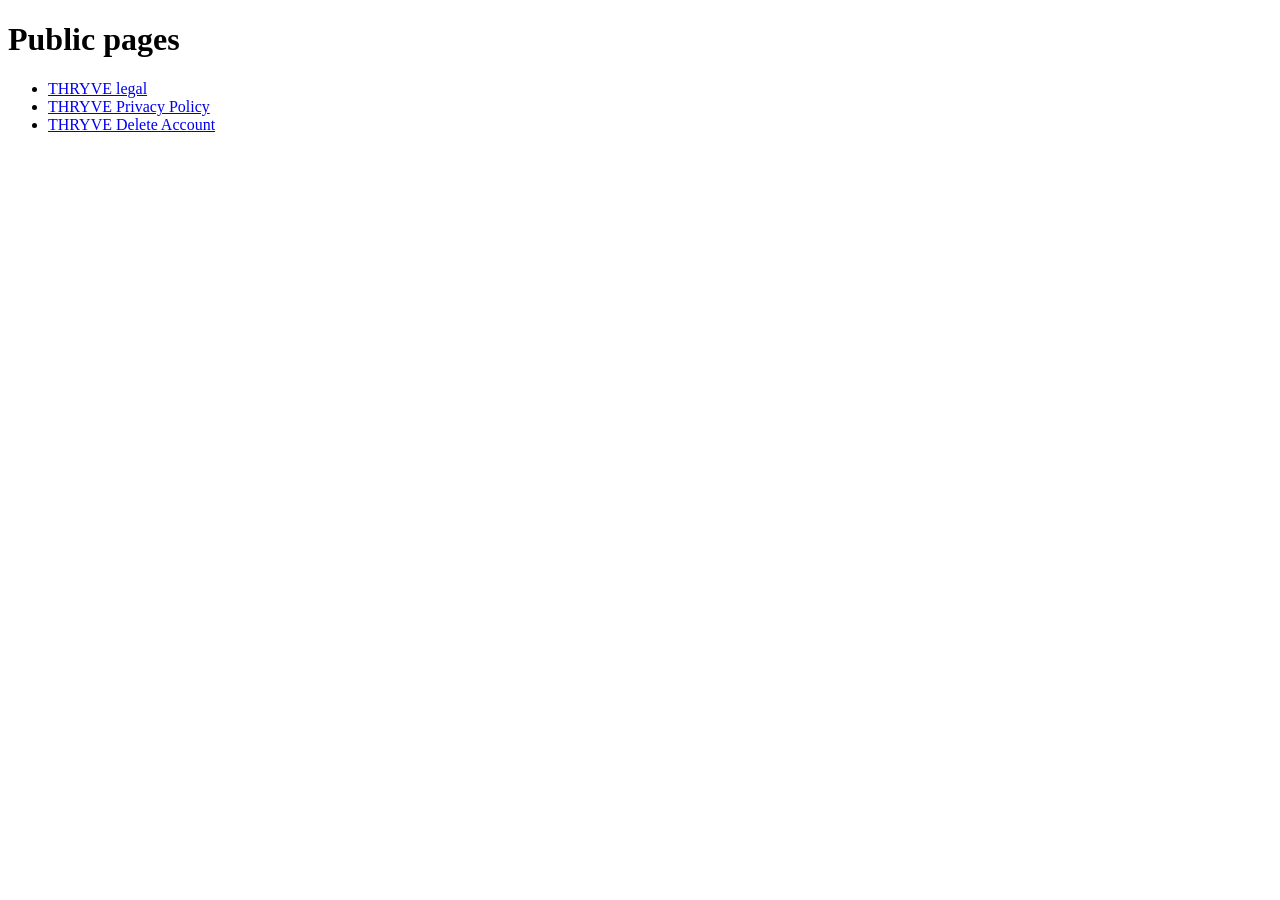
<file: index.html>
<!DOCTYPE html>
<html lang="en">
<head>
  <meta charset="utf-8">
  <meta name="viewport" content="width=device-width, initial-scale=1">
  <title>Diana-Kieru — Pages</title>
</head>
<body>
  <main>
    <h1>Public pages</h1>
    <ul>
      <li><a href="/THRYVE/">THRYVE legal</a></li>
      <li><a href="/THRYVE/privacy.html">THRYVE Privacy Policy</a></li>
      <li><a href="/THRYVE/delete-account.html">THRYVE Delete Account</a></li>
    </ul>
  </main>
</body>
</html>
</file>
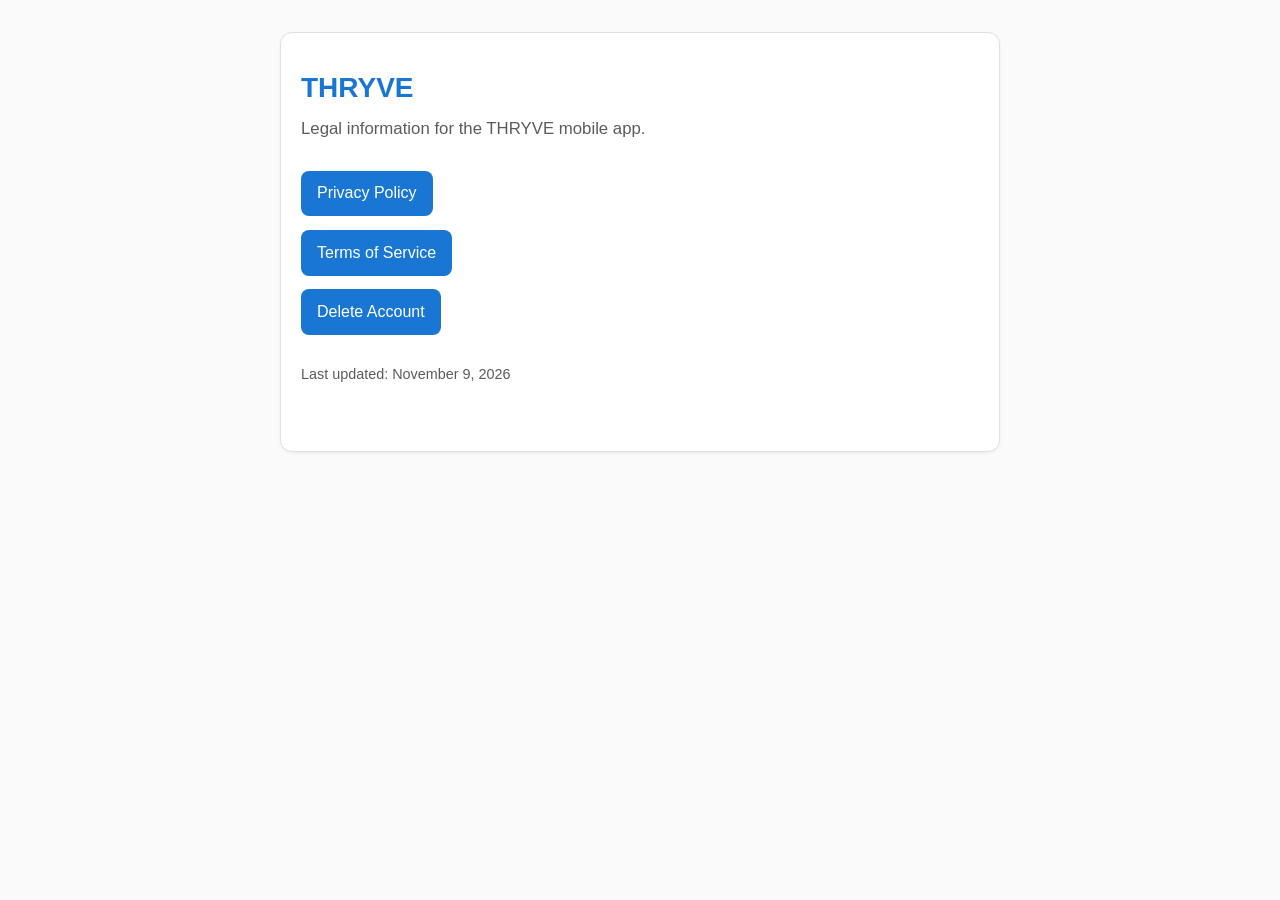
<file: THRYVE/index.html>
<!DOCTYPE html>
<html lang="en">
<head>
  <meta charset="utf-8">
  <meta name="viewport" content="width=device-width, initial-scale=1">
  <title>THRYVE — Legal</title>
  <link rel="stylesheet" href="legal.css">
</head>
<body>
  <main class="page">
    <h1>THRYVE</h1>
    <p class="lead">Legal information for the THRYVE mobile app.</p>
    <ul class="nav-links">
      <li><a href="privacy.html">Privacy Policy</a></li>
      <li><a href="terms.html">Terms of Service</a></li>
      <li><a href="delete-account.html">Delete Account</a></li>
    </ul>
    <p class="meta">Last updated: November 9, 2026</p>
  </main>
</body>
</html>
</file>
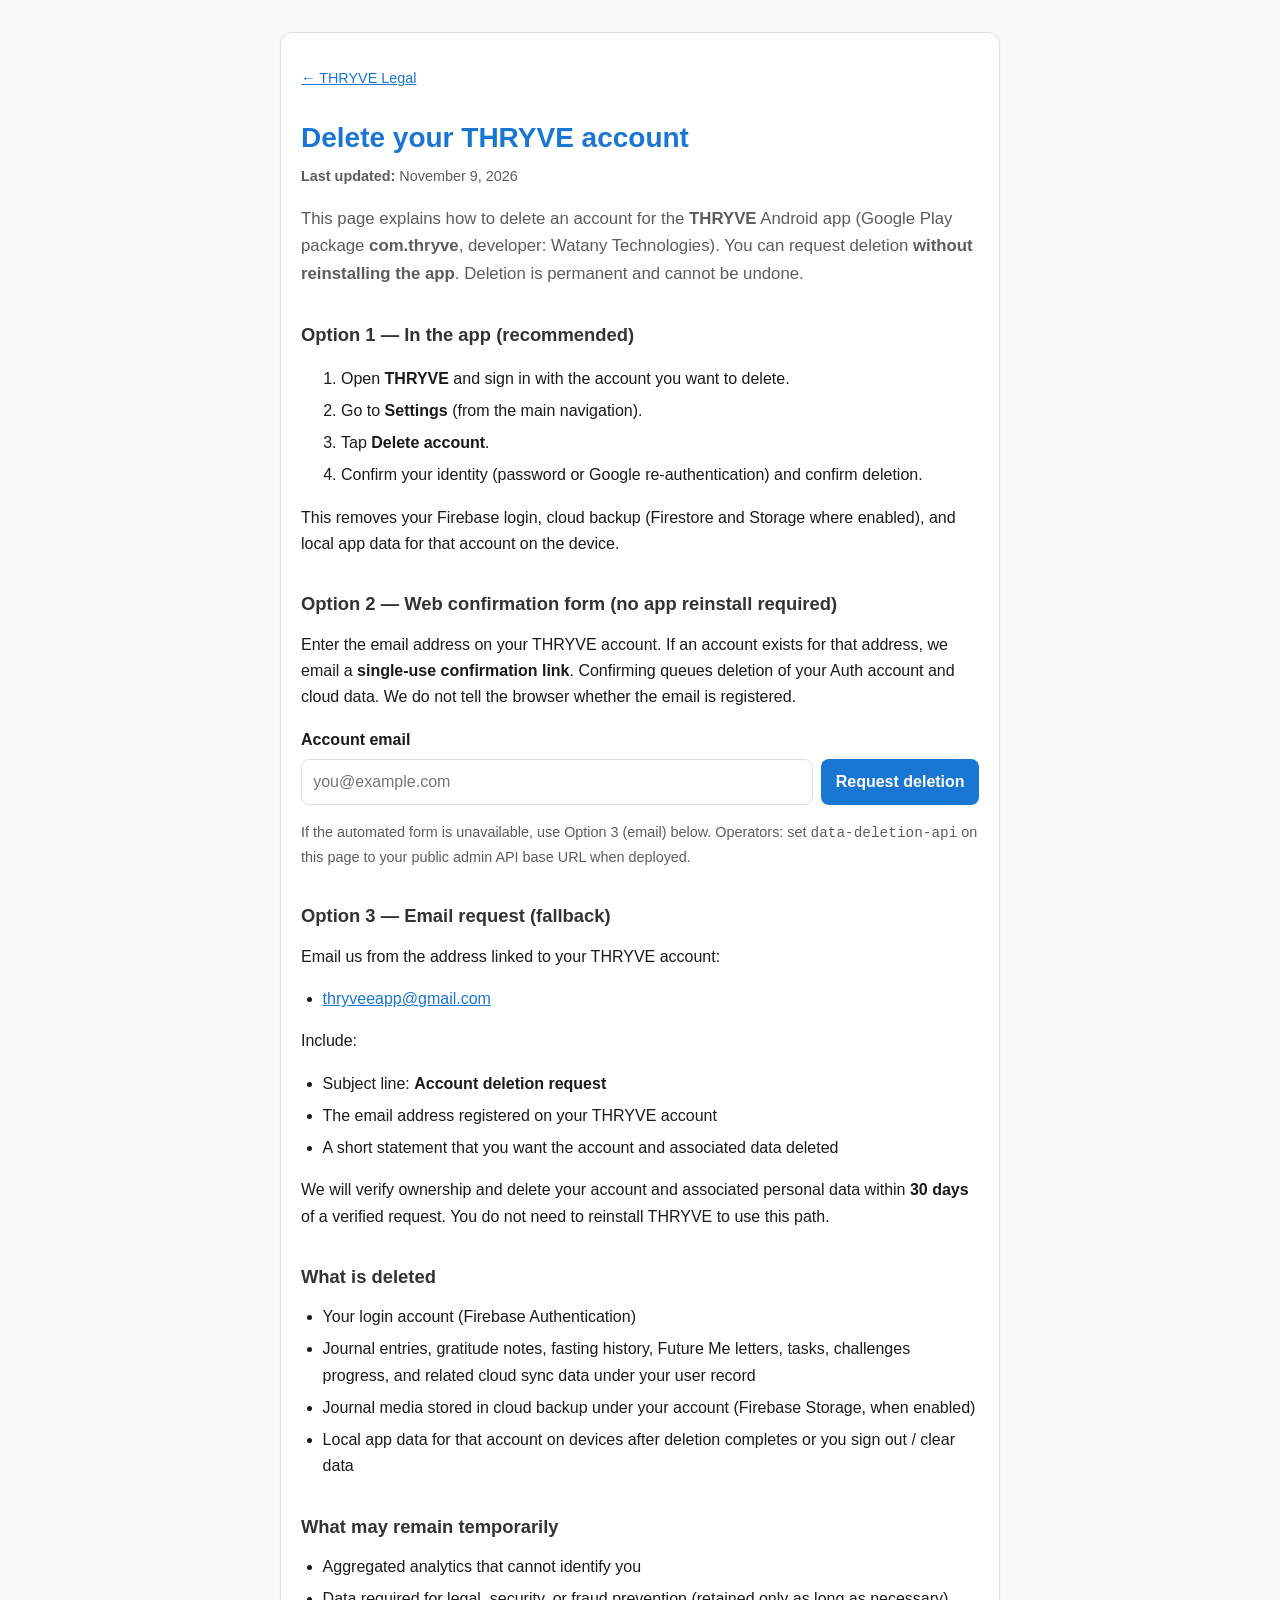
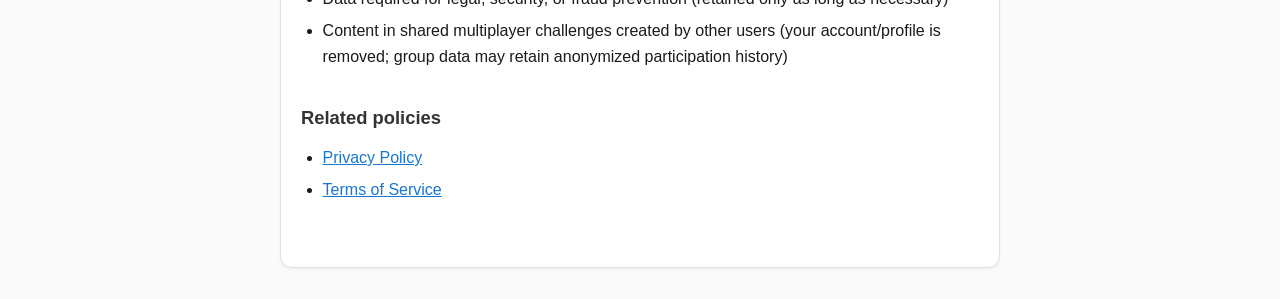
<file: THRYVE/delete-account.html>
<!DOCTYPE html>
<html lang="en">
<head>
  <meta charset="utf-8">
  <meta name="viewport" content="width=device-width, initial-scale=1">
  <title>THRYVE — Delete Account</title>
  <meta name="description" content="How to delete your THRYVE Android app account and associated data without reinstalling the app.">
  <link rel="stylesheet" href="legal.css">
</head>
<body data-deletion-api="https://thryve-admin-api.fly.dev">
  <main class="page">
    <a class="back" href="index.html">← THRYVE Legal</a>
    <h1>Delete your THRYVE account</h1>
    <p class="meta"><strong>Last updated:</strong> November 9, 2026</p>

    <p class="lead">
      This page explains how to delete an account for the <strong>THRYVE</strong> Android app
      (Google Play package <strong>com.thryve</strong>, developer: Watany Technologies).
      You can request deletion <strong>without reinstalling the app</strong>. Deletion is permanent
      and cannot be undone.
    </p>

    <h2>Option 1 — In the app (recommended)</h2>
    <ol>
      <li>Open <strong>THRYVE</strong> and sign in with the account you want to delete.</li>
      <li>Go to <strong>Settings</strong> (from the main navigation).</li>
      <li>Tap <strong>Delete account</strong>.</li>
      <li>Confirm your identity (password or Google re-authentication) and confirm deletion.</li>
    </ol>
    <p>
      This removes your Firebase login, cloud backup (Firestore and Storage where enabled),
      and local app data for that account on the device.
    </p>

    <h2>Option 2 — Web confirmation form (no app reinstall required)</h2>
    <p>
      Enter the email address on your THRYVE account. If an account exists for that address,
      we email a <strong>single-use confirmation link</strong>. Confirming queues deletion of your
      Auth account and cloud data. We do not tell the browser whether the email is registered.
    </p>
    <form id="deletion-form" class="deletion-form">
      <label for="deletion-email">Account email</label>
      <div class="deletion-row">
        <input id="deletion-email" name="email" type="email" required autocomplete="email"
               placeholder="you@example.com">
        <button type="submit" id="deletion-submit">Request deletion</button>
      </div>
      <p id="deletion-status" class="meta" role="status" aria-live="polite"></p>
    </form>
    <p class="meta">
      If the automated form is unavailable, use Option 3 (email) below. Operators: set
      <code>data-deletion-api</code> on this page to your public admin API base URL when deployed.
    </p>

    <h2>Option 3 — Email request (fallback)</h2>
    <p>
      Email us from the address linked to your THRYVE account:
    </p>
    <ul>
      <li>
        <a href="mailto:thryveeapp@gmail.com?subject=THRYVE%20account%20deletion%20request">
          thryveeapp@gmail.com
        </a>
      </li>
    </ul>
    <p>Include:</p>
    <ul>
      <li>Subject line: <strong>Account deletion request</strong></li>
      <li>The email address registered on your THRYVE account</li>
      <li>A short statement that you want the account and associated data deleted</li>
    </ul>
    <p>
      We will verify ownership and delete your account and associated personal data within
      <strong>30 days</strong> of a verified request. You do not need to reinstall THRYVE to use
      this path.
    </p>

    <h2>What is deleted</h2>
    <ul>
      <li>Your login account (Firebase Authentication)</li>
      <li>Journal entries, gratitude notes, fasting history, Future Me letters, tasks, challenges progress, and related cloud sync data under your user record</li>
      <li>Journal media stored in cloud backup under your account (Firebase Storage, when enabled)</li>
      <li>Local app data for that account on devices after deletion completes or you sign out / clear data</li>
    </ul>

    <h2>What may remain temporarily</h2>
    <ul>
      <li>Aggregated analytics that cannot identify you</li>
      <li>Data required for legal, security, or fraud prevention (retained only as long as necessary)</li>
      <li>
        Content in shared multiplayer challenges created by other users (your account/profile is removed;
        group data may retain anonymized participation history)
      </li>
    </ul>

    <h2>Related policies</h2>
    <ul>
      <li><a href="privacy.html">Privacy Policy</a></li>
      <li><a href="terms.html">Terms of Service</a></li>
    </ul>
  </main>
  <style>
    .deletion-form label { display: block; font-weight: 600; margin-bottom: 0.35rem; }
    .deletion-row { display: flex; flex-wrap: wrap; gap: 0.5rem; margin-bottom: 0.5rem; }
    .deletion-form input[type="email"] {
      flex: 1 1 220px; padding: 0.55rem 0.7rem; border: 1px solid #e0e0e0; border-radius: 8px; font: inherit;
    }
    .deletion-form button {
      padding: 0.55rem 0.9rem; border: 0; border-radius: 8px; background: #1976d2; color: #fff;
      font: inherit; font-weight: 600; cursor: pointer;
    }
    .deletion-form button:disabled { opacity: 0.6; cursor: not-allowed; }
  </style>
  <script>
    (function () {
      var form = document.getElementById("deletion-form");
      var statusEl = document.getElementById("deletion-status");
      var submitBtn = document.getElementById("deletion-submit");
      var apiBase = (document.body.getAttribute("data-deletion-api") || "").replace(/\/$/, "");

      form.addEventListener("submit", function (e) {
        e.preventDefault();
        var email = document.getElementById("deletion-email").value.trim();
        if (!email) return;

        if (!apiBase) {
          statusEl.textContent =
            "Automated web confirmation is not connected on this host yet. Use Option 3 (email thryveeapp@gmail.com) or the in-app delete flow.";
          window.location.href =
            "mailto:thryveeapp@gmail.com?subject=" +
            encodeURIComponent("THRYVE account deletion request") +
            "&body=" +
            encodeURIComponent("Please delete my THRYVE account.\nAccount email: " + email + "\n");
          return;
        }

        submitBtn.disabled = true;
        statusEl.textContent = "Sending…";
        fetch(apiBase + "/api/public/deletion-requests", {
          method: "POST",
          headers: { "Content-Type": "application/json" },
          body: JSON.stringify({ email: email }),
        })
          .then(function (res) {
            if (res.status === 429) throw new Error("Too many requests. Try again later.");
            if (!res.ok) throw new Error("Request failed (" + res.status + ")");
            return res.json();
          })
          .then(function (data) {
            statusEl.textContent =
              (data && data.message) ||
              "If an account exists for that email, we sent a confirmation link.";
          })
          .catch(function (err) {
            statusEl.textContent = err.message || "Something went wrong.";
          })
          .finally(function () {
            submitBtn.disabled = false;
          });
      });
    })();
  </script>
</body>
</html>
</file>
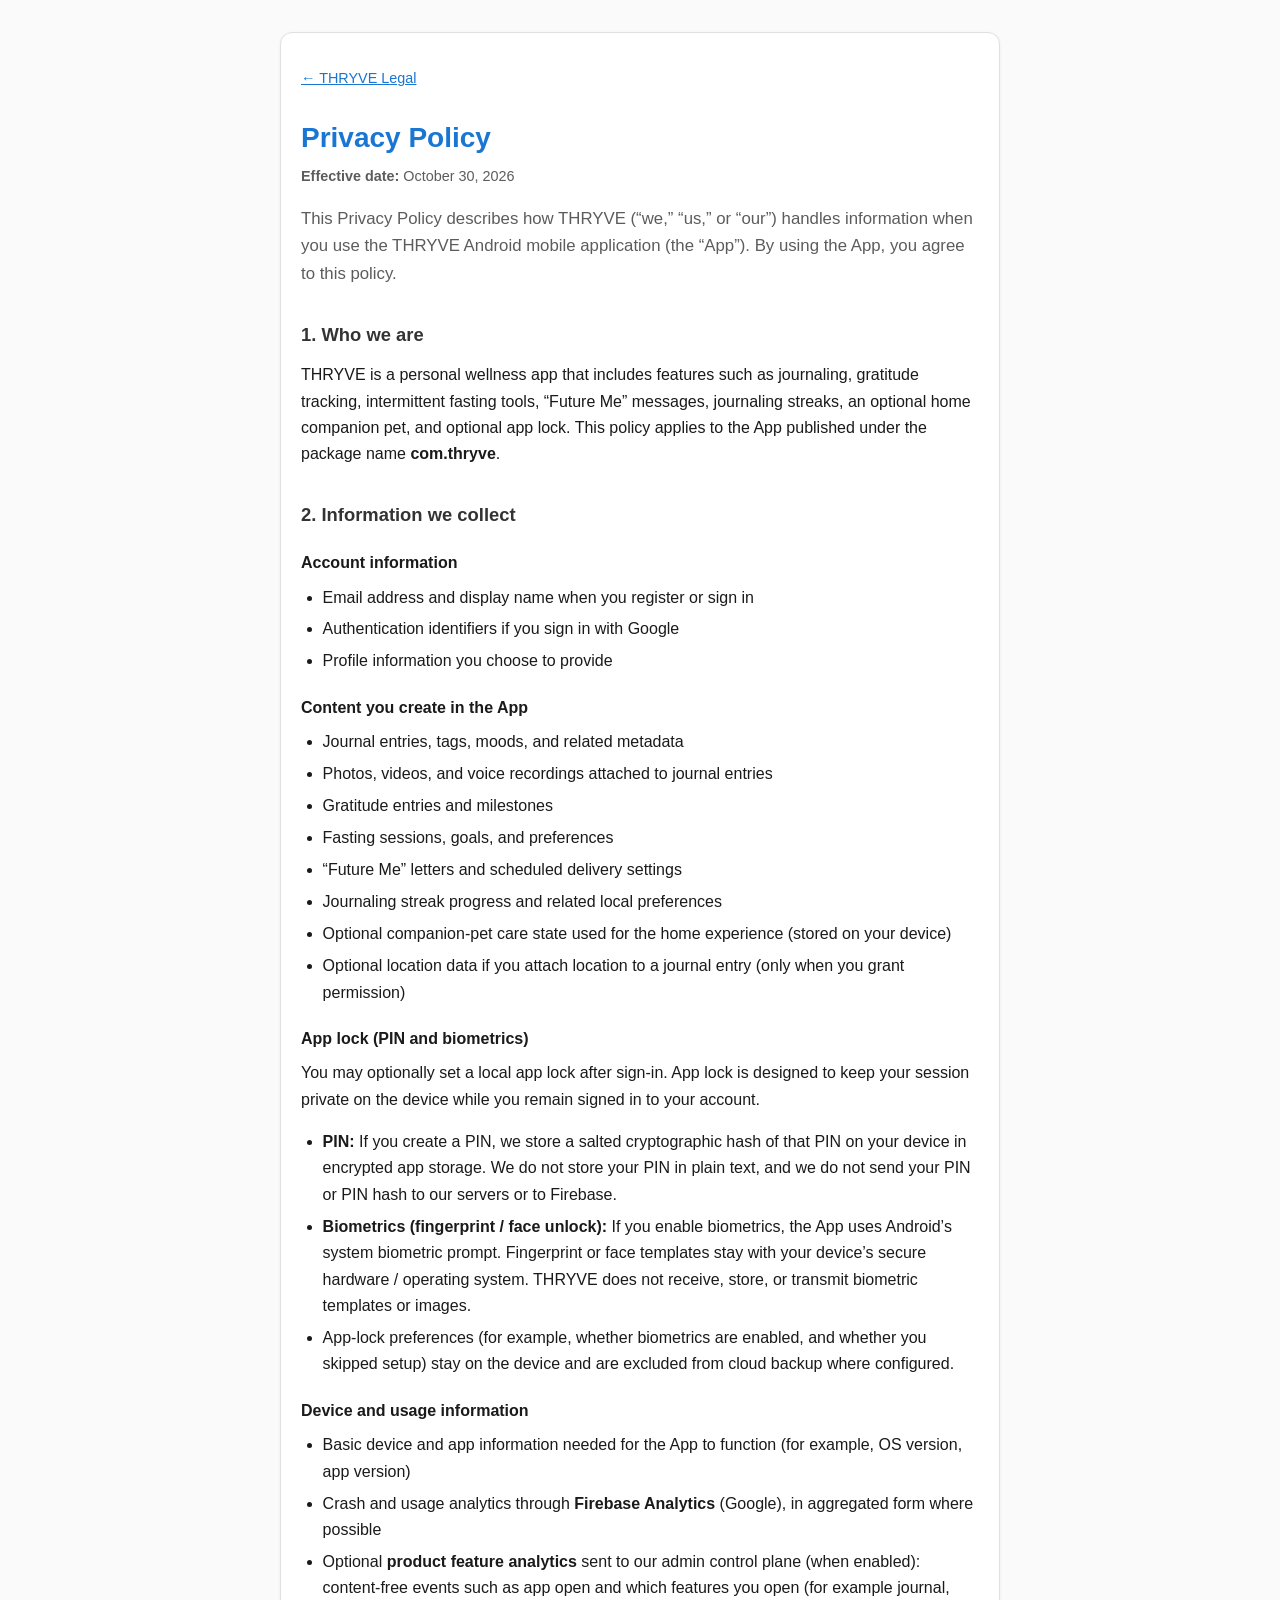
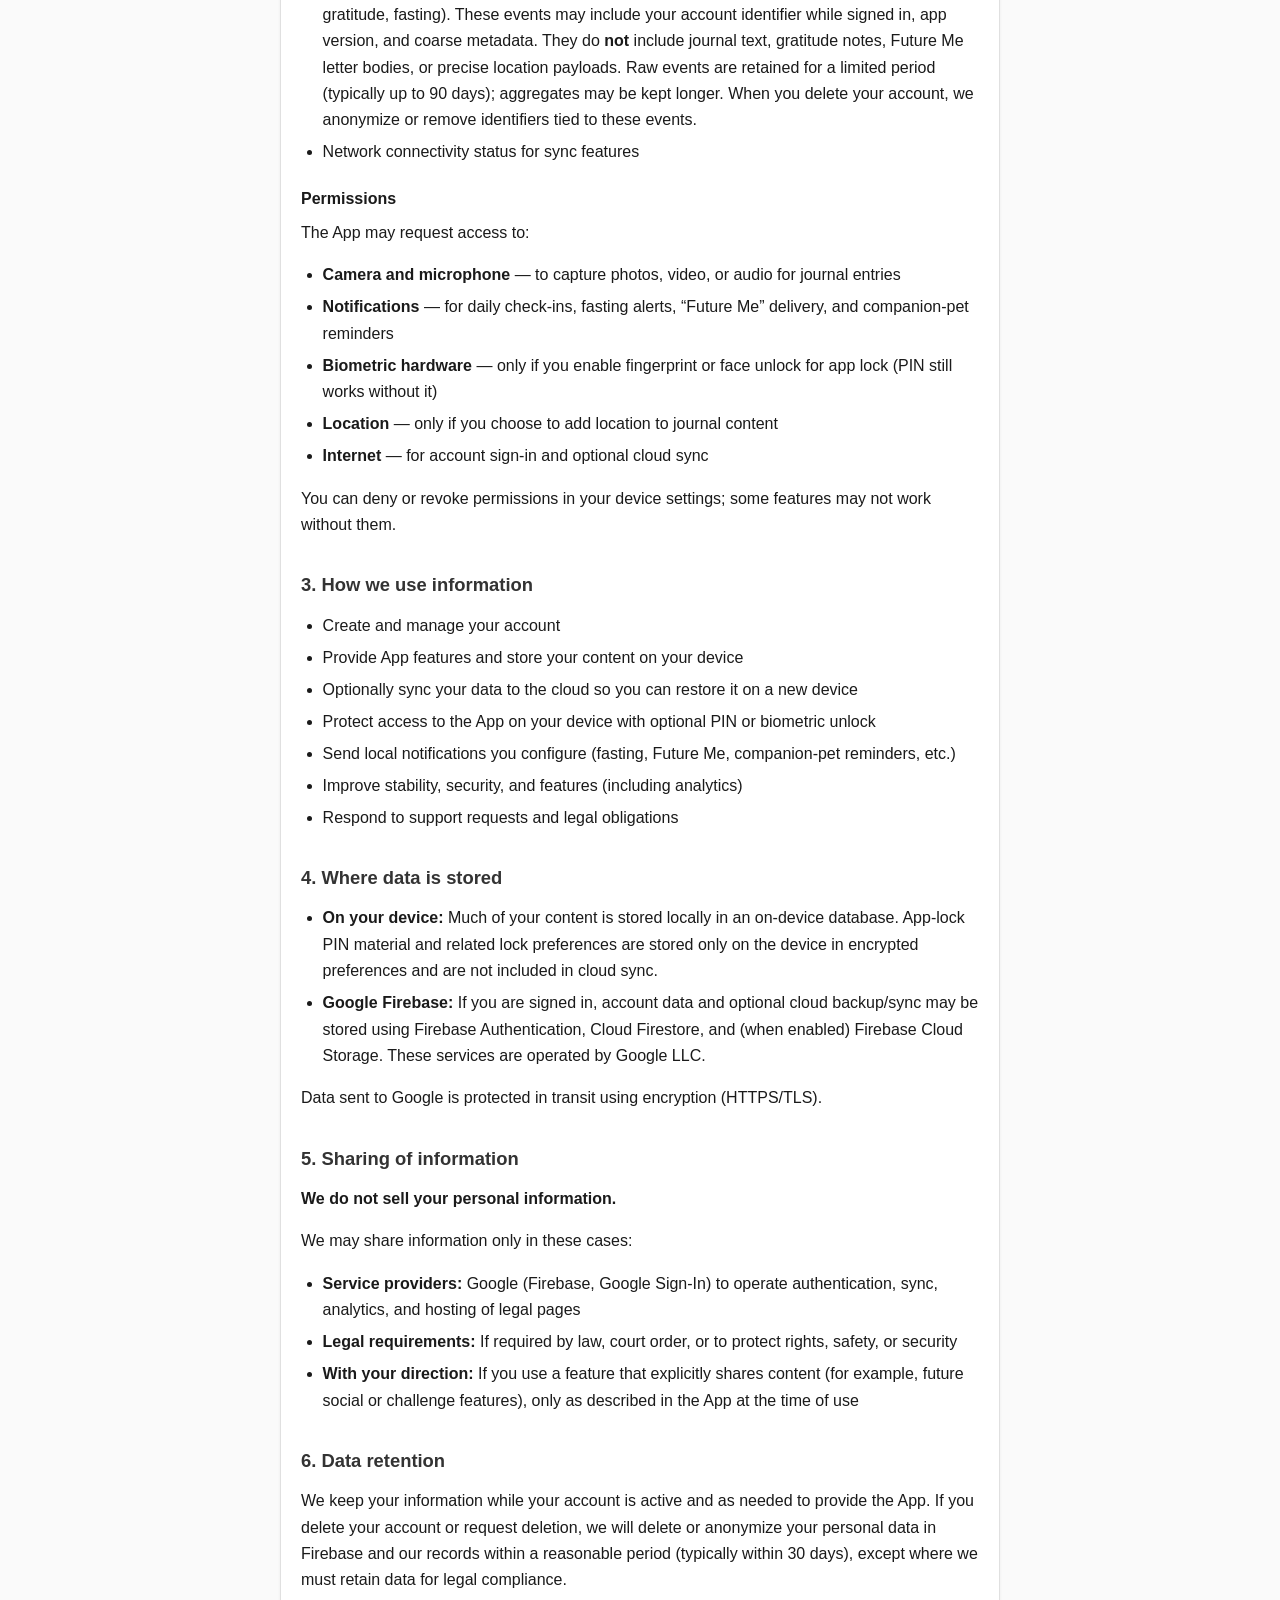
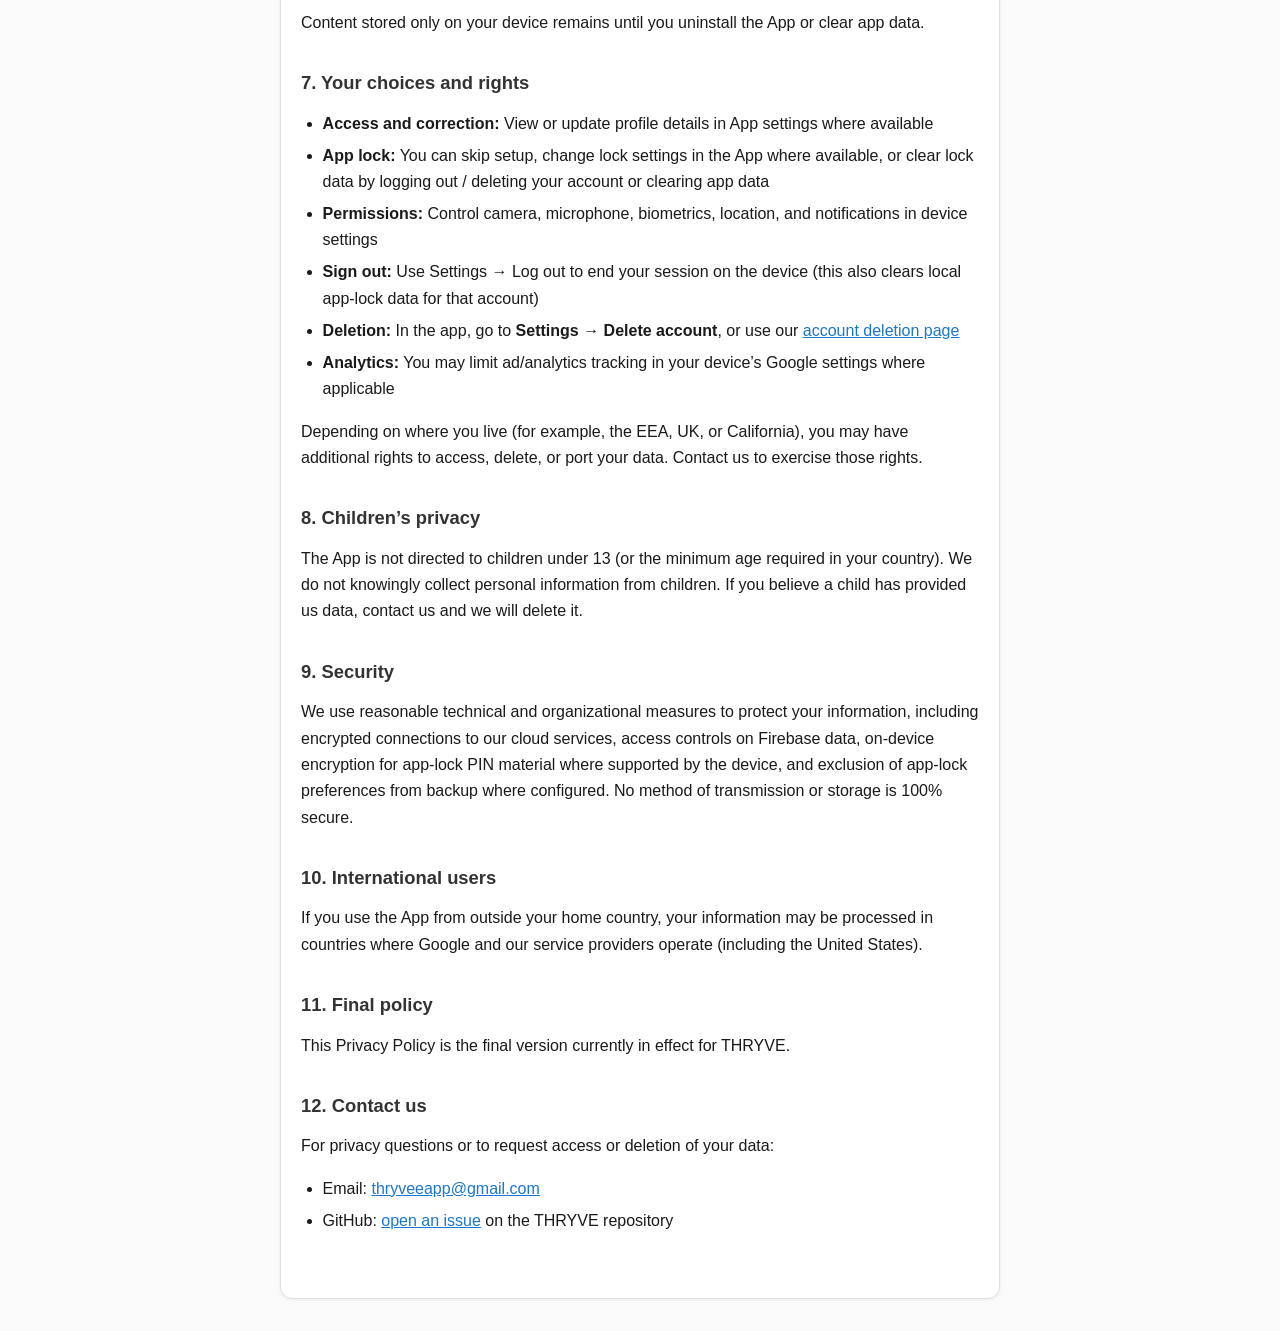
<file: THRYVE/privacy.html>
<!DOCTYPE html>
<html lang="en">
<head>
  <meta charset="utf-8">
  <meta name="viewport" content="width=device-width, initial-scale=1">
  <title>THRYVE — Privacy Policy</title>
  <link rel="stylesheet" href="legal.css">
</head>
<body>
  <main class="page">
    <a class="back" href="index.html">← THRYVE Legal</a>
    <h1>Privacy Policy</h1>
    <p class="meta"><strong>Effective date:</strong> October 30, 2026</p>
    <p class="lead">
      This Privacy Policy describes how THRYVE (“we,” “us,” or “our”) handles information when you use the
      THRYVE Android mobile application (the “App”). By using the App, you agree to this policy.
    </p>

    <h2>1. Who we are</h2>
    <p>
      THRYVE is a personal wellness app that includes features such as journaling, gratitude tracking,
      intermittent fasting tools, “Future Me” messages, journaling streaks, an optional home companion pet,
      and optional app lock. This policy applies to the App published under the package name
      <strong>com.thryve</strong>.
    </p>

    <h2>2. Information we collect</h2>

    <h3>Account information</h3>
    <ul>
      <li>Email address and display name when you register or sign in</li>
      <li>Authentication identifiers if you sign in with Google</li>
      <li>Profile information you choose to provide</li>
    </ul>

    <h3>Content you create in the App</h3>
    <ul>
      <li>Journal entries, tags, moods, and related metadata</li>
      <li>Photos, videos, and voice recordings attached to journal entries</li>
      <li>Gratitude entries and milestones</li>
      <li>Fasting sessions, goals, and preferences</li>
      <li>“Future Me” letters and scheduled delivery settings</li>
      <li>Journaling streak progress and related local preferences</li>
      <li>Optional companion-pet care state used for the home experience (stored on your device)</li>
      <li>Optional location data if you attach location to a journal entry (only when you grant permission)</li>
    </ul>

    <h3>App lock (PIN and biometrics)</h3>
    <p>
      You may optionally set a local app lock after sign-in. App lock is designed to keep your session
      private on the device while you remain signed in to your account.
    </p>
    <ul>
      <li>
        <strong>PIN:</strong> If you create a PIN, we store a salted cryptographic hash of that PIN on
        your device in encrypted app storage. We do not store your PIN in plain text, and we do not send
        your PIN or PIN hash to our servers or to Firebase.
      </li>
      <li>
        <strong>Biometrics (fingerprint / face unlock):</strong> If you enable biometrics, the App uses
        Android’s system biometric prompt. Fingerprint or face templates stay with your device’s secure
        hardware / operating system. THRYVE does not receive, store, or transmit biometric templates or
        images.
      </li>
      <li>
        App-lock preferences (for example, whether biometrics are enabled, and whether you skipped setup)
        stay on the device and are excluded from cloud backup where configured.
      </li>
    </ul>

    <h3>Device and usage information</h3>
    <ul>
      <li>Basic device and app information needed for the App to function (for example, OS version, app version)</li>
      <li>Crash and usage analytics through <strong>Firebase Analytics</strong> (Google), in aggregated form where possible</li>
      <li>
        Optional <strong>product feature analytics</strong> sent to our admin control plane (when enabled):
        content-free events such as app open and which features you open (for example journal, gratitude, fasting).
        These events may include your account identifier while signed in, app version, and coarse metadata.
        They do <strong>not</strong> include journal text, gratitude notes, Future Me letter bodies, or precise location payloads.
        Raw events are retained for a limited period (typically up to 90 days); aggregates may be kept longer.
        When you delete your account, we anonymize or remove identifiers tied to these events.
      </li>
      <li>Network connectivity status for sync features</li>
    </ul>

    <h3>Permissions</h3>
    <p>The App may request access to:</p>
    <ul>
      <li><strong>Camera and microphone</strong> — to capture photos, video, or audio for journal entries</li>
      <li><strong>Notifications</strong> — for daily check-ins, fasting alerts, “Future Me” delivery, and companion-pet reminders</li>
      <li><strong>Biometric hardware</strong> — only if you enable fingerprint or face unlock for app lock (PIN still works without it)</li>
      <li><strong>Location</strong> — only if you choose to add location to journal content</li>
      <li><strong>Internet</strong> — for account sign-in and optional cloud sync</li>
    </ul>
    <p>You can deny or revoke permissions in your device settings; some features may not work without them.</p>

    <h2>3. How we use information</h2>
    <ul>
      <li>Create and manage your account</li>
      <li>Provide App features and store your content on your device</li>
      <li>Optionally sync your data to the cloud so you can restore it on a new device</li>
      <li>Protect access to the App on your device with optional PIN or biometric unlock</li>
      <li>Send local notifications you configure (fasting, Future Me, companion-pet reminders, etc.)</li>
      <li>Improve stability, security, and features (including analytics)</li>
      <li>Respond to support requests and legal obligations</li>
    </ul>

    <h2>4. Where data is stored</h2>
    <ul>
      <li><strong>On your device:</strong> Much of your content is stored locally in an on-device database. App-lock PIN material and related lock preferences are stored only on the device in encrypted preferences and are not included in cloud sync.</li>
      <li><strong>Google Firebase:</strong> If you are signed in, account data and optional cloud backup/sync may be stored using Firebase Authentication, Cloud Firestore, and (when enabled) Firebase Cloud Storage. These services are operated by Google LLC.</li>
    </ul>
    <p>Data sent to Google is protected in transit using encryption (HTTPS/TLS).</p>

    <h2>5. Sharing of information</h2>
    <p><strong>We do not sell your personal information.</strong></p>
    <p>We may share information only in these cases:</p>
    <ul>
      <li><strong>Service providers:</strong> Google (Firebase, Google Sign-In) to operate authentication, sync, analytics, and hosting of legal pages</li>
      <li><strong>Legal requirements:</strong> If required by law, court order, or to protect rights, safety, or security</li>
      <li><strong>With your direction:</strong> If you use a feature that explicitly shares content (for example, future social or challenge features), only as described in the App at the time of use</li>
    </ul>

    <h2>6. Data retention</h2>
    <p>
      We keep your information while your account is active and as needed to provide the App.
      If you delete your account or request deletion, we will delete or anonymize your personal data
      in Firebase and our records within a reasonable period (typically within 30 days), except where
      we must retain data for legal compliance.
    </p>
    <p>Content stored only on your device remains until you uninstall the App or clear app data.</p>

    <h2>7. Your choices and rights</h2>
    <ul>
      <li><strong>Access and correction:</strong> View or update profile details in App settings where available</li>
      <li><strong>App lock:</strong> You can skip setup, change lock settings in the App where available, or clear lock data by logging out / deleting your account or clearing app data</li>
      <li><strong>Permissions:</strong> Control camera, microphone, biometrics, location, and notifications in device settings</li>
      <li><strong>Sign out:</strong> Use Settings → Log out to end your session on the device (this also clears local app-lock data for that account)</li>
      <li><strong>Deletion:</strong> In the app, go to <strong>Settings → Delete account</strong>, or use our
        <a href="delete-account.html">account deletion page</a></li>
      <li><strong>Analytics:</strong> You may limit ad/analytics tracking in your device’s Google settings where applicable</li>
    </ul>
    <p>
      Depending on where you live (for example, the EEA, UK, or California), you may have additional rights
      to access, delete, or port your data. Contact us to exercise those rights.
    </p>

    <h2>8. Children’s privacy</h2>
    <p>
      The App is not directed to children under 13 (or the minimum age required in your country).
      We do not knowingly collect personal information from children. If you believe a child has provided
      us data, contact us and we will delete it.
    </p>

    <h2>9. Security</h2>
    <p>
      We use reasonable technical and organizational measures to protect your information, including
      encrypted connections to our cloud services, access controls on Firebase data, on-device encryption
      for app-lock PIN material where supported by the device, and exclusion of app-lock preferences from
      backup where configured. No method of transmission or storage is 100% secure.
    </p>

    <h2>10. International users</h2>
    <p>
      If you use the App from outside your home country, your information may be processed in countries
      where Google and our service providers operate (including the United States).
    </p>

    <h2>11. Final policy</h2>
    <p>
      This Privacy Policy is the final version currently in effect for THRYVE.
    </p>

    <h2>12. Contact us</h2>
    <p>
      For privacy questions or to request access or deletion of your data:
    </p>
    <ul>
      <li>Email: <a href="mailto:thryveeapp@gmail.com">thryveeapp@gmail.com</a></li>
      <li>GitHub: <a href="https://github.com/Diana-Kieru/THRYVE/issues">open an issue</a> on the THRYVE repository</li>
    </ul>
  </main>
</body>
</html>
</file>
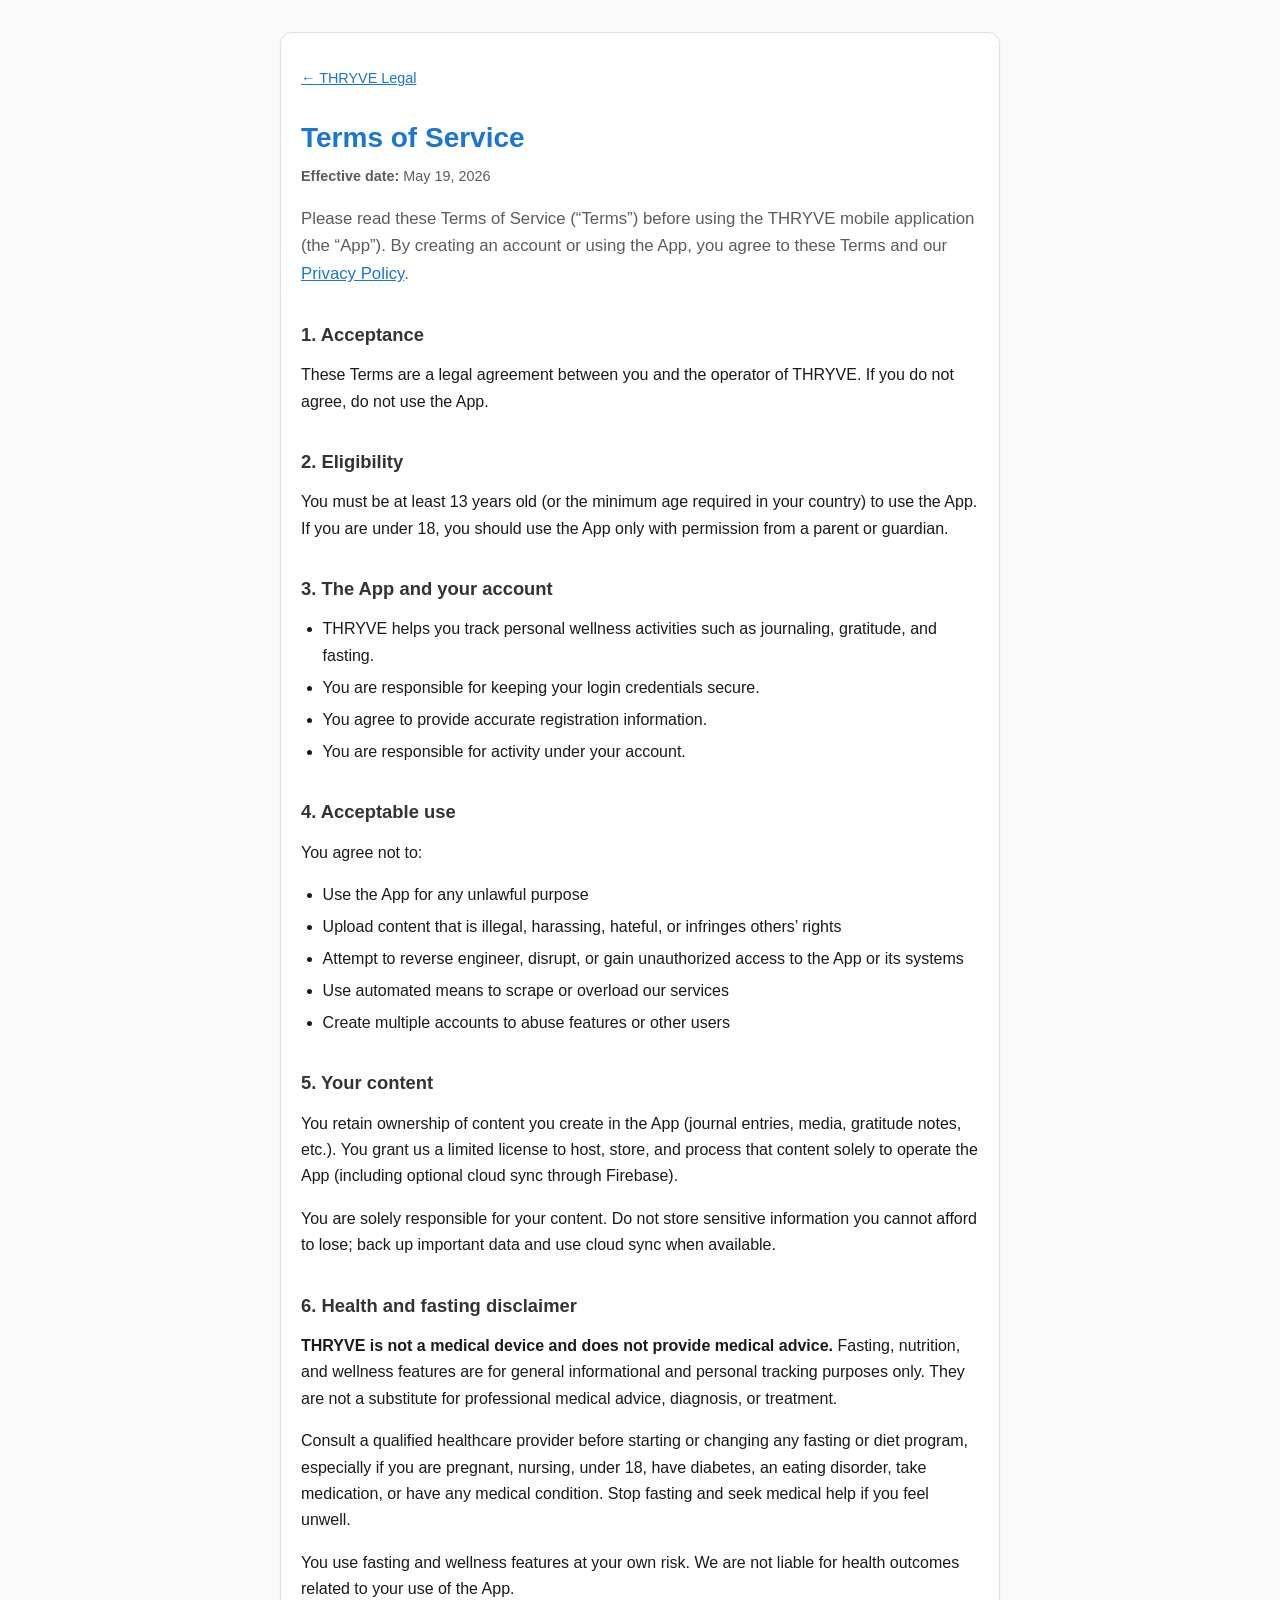
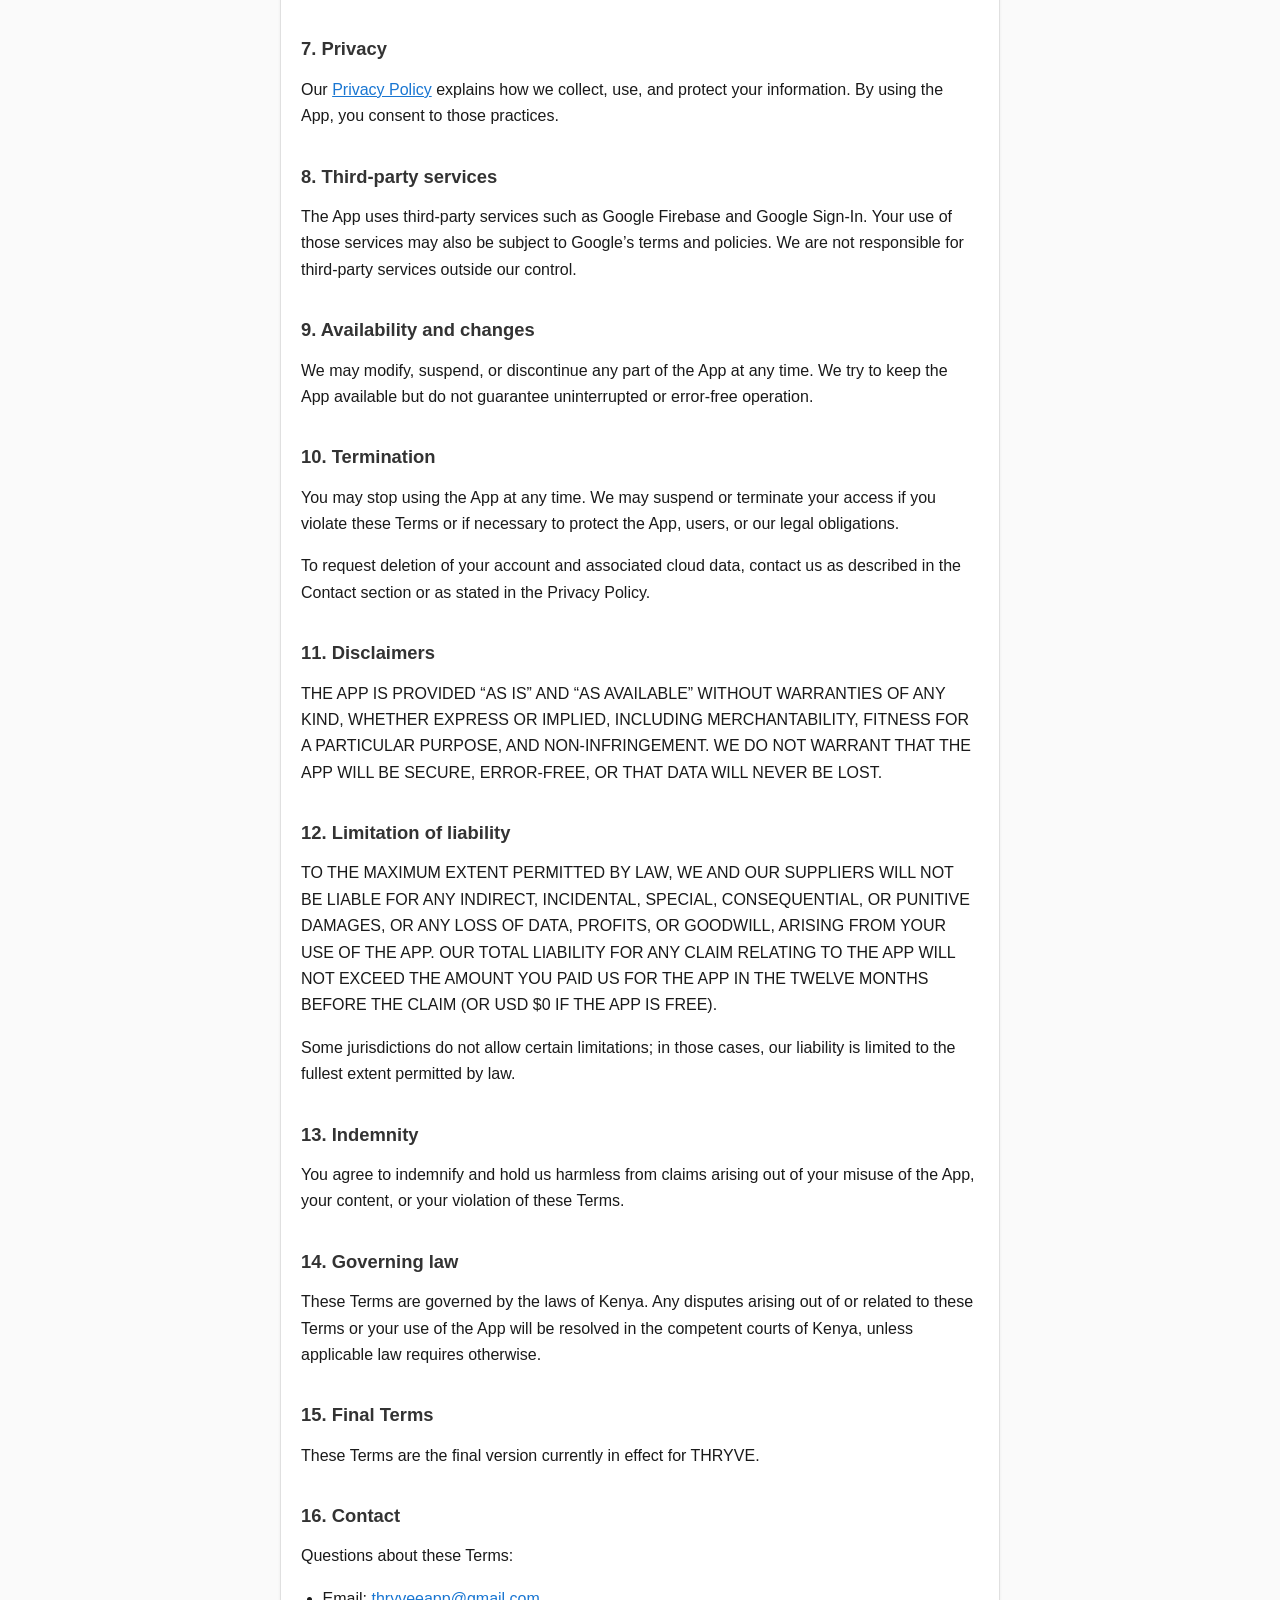
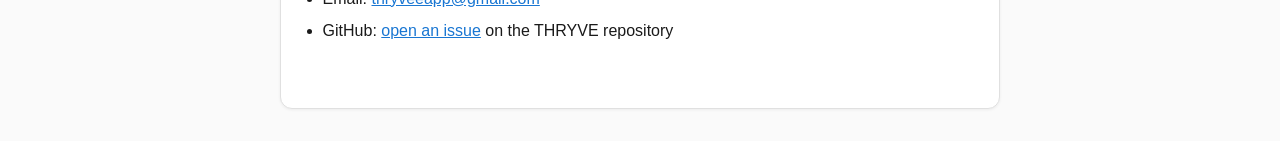
<file: THRYVE/terms.html>
<!DOCTYPE html>
<html lang="en">
<head>
  <meta charset="utf-8">
  <meta name="viewport" content="width=device-width, initial-scale=1">
  <title>THRYVE — Terms of Service</title>
  <link rel="stylesheet" href="legal.css">
</head>
<body>
  <main class="page">
    <a class="back" href="index.html">← THRYVE Legal</a>
    <h1>Terms of Service</h1>
    <p class="meta"><strong>Effective date:</strong> May 19, 2026</p>
    <p class="lead">
      Please read these Terms of Service (“Terms”) before using the THRYVE mobile application (the “App”).
      By creating an account or using the App, you agree to these Terms and our
      <a href="privacy.html">Privacy Policy</a>.
    </p>

    <h2>1. Acceptance</h2>
    <p>
      These Terms are a legal agreement between you and the operator of THRYVE. If you do not agree,
      do not use the App.
    </p>

    <h2>2. Eligibility</h2>
    <p>
      You must be at least 13 years old (or the minimum age required in your country) to use the App.
      If you are under 18, you should use the App only with permission from a parent or guardian.
    </p>

    <h2>3. The App and your account</h2>
    <ul>
      <li>THRYVE helps you track personal wellness activities such as journaling, gratitude, and fasting.</li>
      <li>You are responsible for keeping your login credentials secure.</li>
      <li>You agree to provide accurate registration information.</li>
      <li>You are responsible for activity under your account.</li>
    </ul>

    <h2>4. Acceptable use</h2>
    <p>You agree not to:</p>
    <ul>
      <li>Use the App for any unlawful purpose</li>
      <li>Upload content that is illegal, harassing, hateful, or infringes others’ rights</li>
      <li>Attempt to reverse engineer, disrupt, or gain unauthorized access to the App or its systems</li>
      <li>Use automated means to scrape or overload our services</li>
      <li>Create multiple accounts to abuse features or other users</li>
    </ul>

    <h2>5. Your content</h2>
    <p>
      You retain ownership of content you create in the App (journal entries, media, gratitude notes, etc.).
      You grant us a limited license to host, store, and process that content solely to operate the App
      (including optional cloud sync through Firebase).
    </p>
    <p>
      You are solely responsible for your content. Do not store sensitive information you cannot afford to lose;
      back up important data and use cloud sync when available.
    </p>

    <h2>6. Health and fasting disclaimer</h2>
    <p>
      <strong>THRYVE is not a medical device and does not provide medical advice.</strong>
      Fasting, nutrition, and wellness features are for general informational and personal tracking purposes only.
      They are not a substitute for professional medical advice, diagnosis, or treatment.
    </p>
    <p>
      Consult a qualified healthcare provider before starting or changing any fasting or diet program,
      especially if you are pregnant, nursing, under 18, have diabetes, an eating disorder, take medication,
      or have any medical condition. Stop fasting and seek medical help if you feel unwell.
    </p>
    <p>
      You use fasting and wellness features at your own risk. We are not liable for health outcomes
      related to your use of the App.
    </p>

    <h2>7. Privacy</h2>
    <p>
      Our <a href="privacy.html">Privacy Policy</a> explains how we collect, use, and protect your information.
      By using the App, you consent to those practices.
    </p>

    <h2>8. Third-party services</h2>
    <p>
      The App uses third-party services such as Google Firebase and Google Sign-In. Your use of those
      services may also be subject to Google’s terms and policies. We are not responsible for third-party
      services outside our control.
    </p>

    <h2>9. Availability and changes</h2>
    <p>
      We may modify, suspend, or discontinue any part of the App at any time. We try to keep the App
      available but do not guarantee uninterrupted or error-free operation.
    </p>

    <h2>10. Termination</h2>
    <p>
      You may stop using the App at any time. We may suspend or terminate your access if you violate these
      Terms or if necessary to protect the App, users, or our legal obligations.
    </p>
    <p>
      To request deletion of your account and associated cloud data, contact us as described in the
      Contact section or as stated in the Privacy Policy.
    </p>

    <h2>11. Disclaimers</h2>
    <p>
      THE APP IS PROVIDED “AS IS” AND “AS AVAILABLE” WITHOUT WARRANTIES OF ANY KIND, WHETHER EXPRESS OR
      IMPLIED, INCLUDING MERCHANTABILITY, FITNESS FOR A PARTICULAR PURPOSE, AND NON-INFRINGEMENT.
      WE DO NOT WARRANT THAT THE APP WILL BE SECURE, ERROR-FREE, OR THAT DATA WILL NEVER BE LOST.
    </p>

    <h2>12. Limitation of liability</h2>
    <p>
      TO THE MAXIMUM EXTENT PERMITTED BY LAW, WE AND OUR SUPPLIERS WILL NOT BE LIABLE FOR ANY INDIRECT,
      INCIDENTAL, SPECIAL, CONSEQUENTIAL, OR PUNITIVE DAMAGES, OR ANY LOSS OF DATA, PROFITS, OR GOODWILL,
      ARISING FROM YOUR USE OF THE APP. OUR TOTAL LIABILITY FOR ANY CLAIM RELATING TO THE APP WILL NOT
      EXCEED THE AMOUNT YOU PAID US FOR THE APP IN THE TWELVE MONTHS BEFORE THE CLAIM (OR USD $0 IF THE
      APP IS FREE).
    </p>
    <p>
      Some jurisdictions do not allow certain limitations; in those cases, our liability is limited to the
      fullest extent permitted by law.
    </p>

    <h2>13. Indemnity</h2>
    <p>
      You agree to indemnify and hold us harmless from claims arising out of your misuse of the App,
      your content, or your violation of these Terms.
    </p>

    <h2>14. Governing law</h2>
    <p>
      These Terms are governed by the laws of Kenya. Any disputes arising out of or related to these Terms
      or your use of the App will be resolved in the competent courts of Kenya, unless applicable law
      requires otherwise.
    </p>

    <h2>15. Final Terms</h2>
    <p>
      These Terms are the final version currently in effect for THRYVE.
    </p>

    <h2>16. Contact</h2>
    <p>Questions about these Terms:</p>
    <ul>
      <li>Email: <a href="mailto:thryveeapp@gmail.com">thryveeapp@gmail.com</a></li>
      <li>GitHub: <a href="https://github.com/Diana-Kieru/THRYVE/issues">open an issue</a> on the THRYVE repository</li>
    </ul>
  </main>
</body>
</html>
</file>
<file: THRYVE/legal.css>
:root {
  --text: #1a1a1a;
  --muted: #5c5c5c;
  --accent: #1976d2;
  --bg: #fafafa;
  --card: #ffffff;
  --border: #e0e0e0;
}

* {
  box-sizing: border-box;
}

body {
  margin: 0;
  font-family: -apple-system, BlinkMacSystemFont, "Segoe UI", Roboto, "Helvetica Neue", Arial, sans-serif;
  font-size: 16px;
  line-height: 1.65;
  color: var(--text);
  background: var(--bg);
}

.page {
  max-width: 720px;
  margin: 0 auto;
  padding: 2rem 1.25rem 3rem;
  background: var(--card);
  min-height: 100vh;
}

@media (min-width: 640px) {
  .page {
    margin-top: 2rem;
    margin-bottom: 2rem;
    min-height: auto;
    border: 1px solid var(--border);
    border-radius: 12px;
    box-shadow: 0 1px 3px rgba(0, 0, 0, 0.06);
  }
}

h1 {
  font-size: 1.75rem;
  margin: 0 0 0.25rem;
  color: var(--accent);
}

h2 {
  font-size: 1.15rem;
  margin: 2rem 0 0.75rem;
  color: #333;
}

h3 {
  font-size: 1rem;
  margin: 1.25rem 0 0.5rem;
}

p, ul {
  margin: 0 0 1rem;
}

ul {
  padding-left: 1.35rem;
}

li {
  margin-bottom: 0.35rem;
}

.lead {
  font-size: 1.05rem;
  color: var(--muted);
}

.meta {
  font-size: 0.9rem;
  color: var(--muted);
}

.nav-links {
  list-style: none;
  padding: 0;
  margin: 1.5rem 0;
}

.nav-links a {
  display: inline-block;
  padding: 0.6rem 1rem;
  margin: 0.25rem 0.5rem 0.25rem 0;
  background: var(--accent);
  color: #fff;
  text-decoration: none;
  border-radius: 8px;
  font-weight: 500;
}

.nav-links a:hover {
  filter: brightness(1.08);
}

a {
  color: var(--accent);
}

.back {
  display: inline-block;
  margin-bottom: 1.5rem;
  font-size: 0.9rem;
}

strong {
  font-weight: 600;
}
</file>
